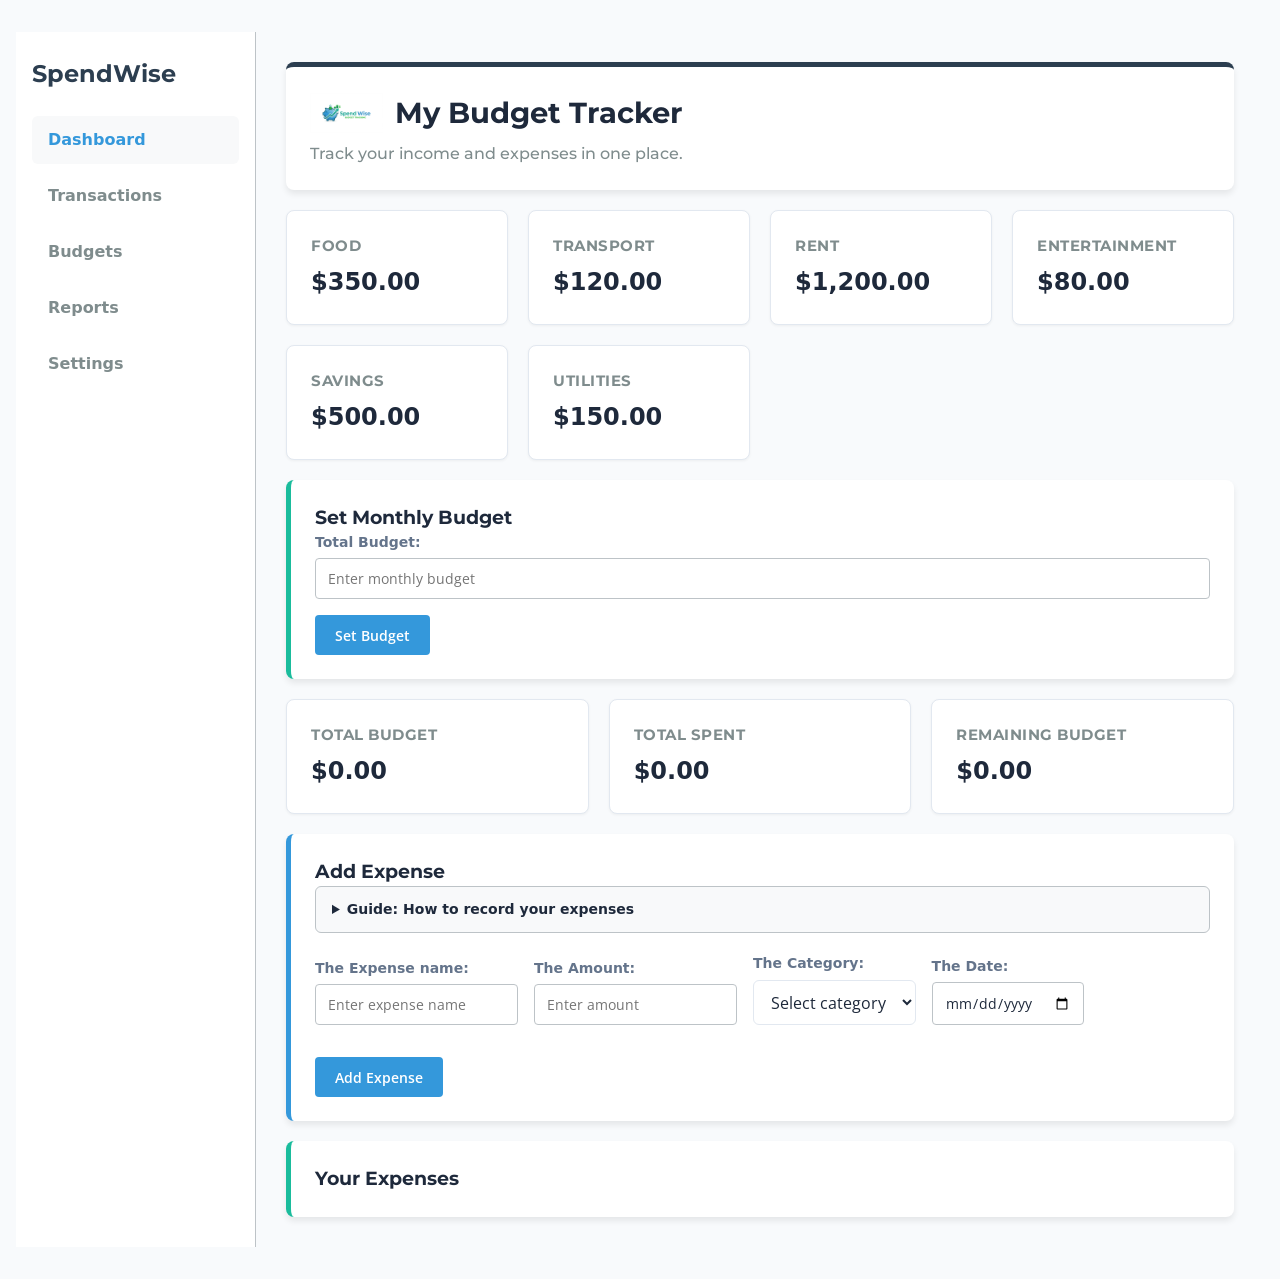
<file: index.html>
<!DOCTYPE html>
<html lang="en">
<head>
    <meta charset="UTF-8">
    <meta name="viewport" content="width=device-width, initial-scale=1.0">
    <title>SpendWise - Dashboard</title>
    <link rel="preconnect" href="https://fonts.googleapis.com">
    <link rel="preconnect" href="https://fonts.gstatic.com" crossorigin>
    <link href="https://fonts.googleapis.com/css2?family=Montserrat:wght@500;600;700&family=Open+Sans:wght@400;500;600&display=swap" rel="stylesheet">
    <link rel="stylesheet" href="styles.css">
</head>
<body>
    <div class="dashboard-container">
        <aside class="sidebar">
            <div class="sidebar-header">
                <h2>SpendWise</h2>
            </div>
            <nav class="sidebar-nav">
                <a href="#" class="nav-item active">Dashboard</a>
                <a href="#" class="nav-item">Transactions</a>
                <a href="#" class="nav-item">Budgets</a>
                <a href="#" class="nav-item">Reports</a>
                <a href="#" class="nav-item">Settings</a>
            </nav>
        </aside>

        <main class="main-content">
            <header class="header-card">
                <div class="header-title">
                    <img src="SpendWise-Logo.jpeg" alt="SpendWise Logo" width="40" class="logo-img">
                    <h1>My Budget Tracker</h1>
                </div>
                <h2>Track your income and expenses in one place.</h2>
            </header>

            <section class="dashboard-cards" aria-label="Expense categories">
                <div class="card" tabindex="0">
                    <h3>Food</h3>
                    <p class="amount">$350.00</p>
                </div>
                <div class="card" tabindex="0">
                    <h3>Transport</h3>
                    <p class="amount">$120.00</p>
                </div>
                <div class="card" tabindex="0">
                    <h3>Rent</h3>
                    <p class="amount">$1,200.00</p>
                </div>
                <div class="card" tabindex="0">
                    <h3>Entertainment</h3>
                    <p class="amount">$80.00</p>
                </div>
                <div class="card" tabindex="0">
                    <h3>Savings</h3>
                    <p class="amount">$500.00</p>
                </div>
                <div class="card" tabindex="0">
                    <h3>Utilities</h3>
                    <p class="amount">$150.00</p>
                </div>
            </section>

            <section class="your-expense">
                <h3>Set Monthly Budget</h3>
                <form id="budget-form">
                    <div class="form-group">
                        <label for="monthly-budget-input">Total Budget:</label>
                        <input type="number" id="monthly-budget-input" min="0" step="0.01" placeholder="Enter monthly budget">
                    </div>
                    <button type="submit">Set Budget</button>
                </form>
            </section>

            <section class="dashboard-cards" aria-label="Budget summary">
                <div class="card">
                    <h3>Total Budget</h3>
                    <p class="amount" id="total-budget-display">$0.00</p>
                </div>
                <div class="card">
                    <h3>Total Spent</h3>
                    <p class="amount" id="total-spent-display">$0.00</p>
                </div>
                <div class="card">
                    <h3>Remaining Budget</h3>
                    <p class="amount" id="remaining-budget-display">$0.00</p>
                </div>
            </section>
            <div id="budget-status-alert" class="alert-banner hidden" role="status"></div>

            <section class="add-expense">
                <h3>Add Expense</h3>
                <details class="expense-guide">
                    <summary>Guide: How to record your expenses</summary>
                    <ol>
                        <li>Enter a brief description in the <strong>Expense name</strong> field.</li>
                        <li>Input the numerical value in the <strong>Amount</strong> field.</li>
                        <li>Select the best matching <strong>Category</strong> from the dropdown.</li>
                        <li>Choose the specific transaction <strong>Date</strong>.</li>
                        <li>Click <strong>Add Expense</strong> to record it to your tracker.</li>
                    </ol>
                </details>

                <form id="expense-form">
                    <div class="form-group">
                        <label for="expense-name">The Expense name:</label>
                        <input type="text" id="expense-name" placeholder="Enter expense name" required>
                    </div>
                    <div class="form-group">
                        <label for="expense-amount">The Amount:</label>
                        <input type="number" id="expense-amount" min="0.01" step="0.01" placeholder="Enter amount" required>
                    </div>
                    <div class="form-group">
                        <label for="expense-category">The Category:</label>
                        <select id="expense-category" required>
                            <option value="" disabled selected>Select category</option>
                            <option value="Food">Food</option>
                            <option value="Transport">Transport</option>
                            <option value="Rent">Rent</option>
                            <option value="Entertainment">Entertainment</option>
                            <option value="Utilities">Utilities</option>
                            <option value="Other">Other</option>
                        </select>
                    </div>
                    <div class="form-group">
                        <label for="expense-date">The Date:</label>
                        <input type="date" id="expense-date">
                    </div>
                    <button type="submit">Add Expense</button>
                </form>
            </section>

            <section class="your-expense">
                <h3>Your Expenses</h3>
                <ul id="expense-list" class="expense-list"></ul>
            </section>
        </main>
    </div>
    <script src="script.js"></script>
</body>
</html>
</file>
<file: styles.css>
/* ==========================================================================
   1. CSS CUSTOM PROPERTIES (THEMING)
   ========================================================================== */
:root {
    /* Brand & Core Palette */
    --brand-color: #2c3e50;
    --accent-color: #3498db;
    --secondary-accent: #1abc9c;
    --highlight-color: #9b59b6;

    /* Backgrounds & Surfaces */
    --bg-color: #f4f7f6;
    --surface-color: #ffffff;
    --surface-subtle: #f8f9fa;
    --border-color: #bdc3c7;
    --border-light: #e1e8ed;

    /* Typography Colors */
    --text-primary: #2c3e50;
    --text-secondary: #7f8c8d;
    --text-muted: #555555;
    --text-inverse: #ffffff;

    /* Shadows & Elevation */
    --card-shadow: 0 4px 6px rgba(0, 0, 0, 0.08);
    --card-shadow-hover: 0 10px 20px rgba(0, 0, 0, 0.15);

    /* Fonts */
    --font-heading: 'Montserrat', sans-serif;
    --font-body: 'Open Sans', sans-serif;
}

/* Stretch Goal: Dark Theme Override */
@media (prefers-color-scheme: dark) {
    :root {
        --brand-color: #3b82f6;
        --accent-color: #60a5fa;
        --secondary-accent: #2dd4bf;
        --highlight-color: #c084fc;

        --bg-color: #0f172a;
        --surface-color: #1e293b;
        --surface-subtle: #334155;
        --border-color: #334155;
        --border-light: #1e293b;

        --text-primary: #f8fafc;
        --text-secondary: #94a3b8;
        --text-muted: #cbd5e1;
        --text-inverse: #0f172a;

        --card-shadow: 0 4px 6px rgba(0, 0, 0, 0.3);
        --card-shadow-hover: 0 10px 20px rgba(0, 0, 0, 0.5);
    }
}

/* ==========================================================================
   2. GLOBAL RESETS & BASE STYLES
   ========================================================================== */
* {
    box-sizing: border-box;
}

body {
    font-family: var(--font-body);
    background-color: var(--bg-color);
    color: var(--text-primary);
    margin: 0;
    padding: 0;
    line-height: 1.5;
    transition: background-color 0.3s ease, color 0.3s ease;
}

h1, h2, h3 {
    font-family: var(--font-heading);
}

label {
    font-weight: 500;
    color: var(--text-primary);
}

input, select, button {
    font-family: var(--font-body);
}

/* ==========================================================================
   3. MAIN LAYOUT (CSS GRID)
   ========================================================================== */
.dashboard-container {
    display: grid;
    grid-template-columns: 240px 1fr;
    min-height: 100vh;
}

/* ==========================================================================
   4. SIDEBAR NAVIGATION (FLEXBOX)
   ========================================================================== */
.sidebar {
    background-color: var(--surface-color);
    border-right: 1px solid var(--border-color);
    padding: 24px 16px;
    display: flex;
    flex-direction: column;
    gap: 24px;
}

.sidebar-header {
    display: flex;
    align-items: center;
}

.sidebar-header h2 {
    color: var(--brand-color);
    margin: 0;
    font-size: 1.5rem;
    text-align: left;
}

.sidebar-nav {
    display: flex;
    flex-direction: column;
    gap: 8px;
}

.nav-item {
    padding: 12px 16px;
    text-decoration: none;
    color: var(--text-secondary);
    font-weight: 600;
    border-radius: 6px;
    transition: background-color 0.2s ease, color 0.2s ease;
}

.nav-item:hover, 
.nav-item:focus,
.nav-item.active {
    background-color: var(--surface-subtle);
    color: var(--accent-color);
    outline: none;
}

/* ==========================================================================
   5. MAIN CONTENT AREA & HEADER (FLEXBOX)
   ========================================================================== */
.main-content {
    padding: 30px;
    display: flex;
    flex-direction: column;
    gap: 20px;
}

/* Header Card */
.header-card {
    background-color: var(--surface-color);
    padding: 24px;
    border-radius: 8px;
    box-shadow: var(--card-shadow);
    border-top: 5px solid var(--brand-color);
    display: flex;
    flex-direction: column;
    gap: 8px;
}

.header-title {
    display: flex;
    align-items: center;
    gap: 12px;
}

.header-title h1 {
    color: var(--text-primary);
    margin: 0;
    text-align: left;
    font-size: 1.8rem;
}

.logo-img {
    height: 40px;
    width: auto;
    object-fit: contain;
}

.header-card h2 {
    color: var(--text-secondary);
    text-align: left;
    font-size: 1rem;
    font-weight: 500;
    margin: 0;
}

/* ==========================================================================
   6. CATEGORY CARDS (GRID + FLEXBOX + MICRO-INTERACTIONS)
   ========================================================================== */
.dashboard-cards {
    display: grid;
    grid-template-columns: repeat(auto-fit, minmax(180px, 1fr));
    gap: 20px;
}

.card {
    background-color: var(--surface-color);
    padding: 20px;
    border-radius: 8px;
    border: 1px solid var(--border-color);
    box-shadow: var(--card-shadow);
    display: flex;
    flex-direction: column;
    justify-content: center;
    align-items: flex-start;
    gap: 6px;
    cursor: pointer;
    
    /* Requirement 5: Animation <= 250ms */
    transition: transform 200ms ease, box-shadow 200ms ease, border-color 200ms ease;
}

.card h3 {
    margin: 0;
    font-size: 0.95rem;
    color: var(--text-secondary);
    text-transform: uppercase;
    letter-spacing: 0.5px;
}

.card .amount {
    margin: 0;
    font-size: 1.5rem;
    font-weight: 700;
    color: var(--text-primary);
}

/* Requirement 5: Hover & Focus Micro-interactions */
.card:hover,
.card:focus {
    transform: translateY(-4px);
    box-shadow: var(--card-shadow-hover);
    border-color: var(--accent-color);
    outline: 2px solid var(--accent-color);
    outline-offset: 2px;
}

/* ==========================================================================
   7. ADD EXPENSE SECTION (FLEXBOX)
   ========================================================================== */
.add-expense {
    background-color: var(--surface-color);
    padding: 24px;
    border-radius: 8px;
    box-shadow: var(--card-shadow);
    border-left: 5px solid var(--accent-color);
}

.add-expense h3 {
    margin-top: 0;
    color: var(--text-primary);
}

.expense-guide {
    background-color: var(--surface-subtle);
    padding: 12px 16px;
    border-radius: 6px;
    border: 1px solid var(--border-color);
    font-size: 14px;
    margin-bottom: 20px;
}

.expense-guide summary {
    font-weight: 600;
    cursor: pointer;
    color: var(--text-primary);
}

.expense-guide ol {
    margin-top: 10px;
    margin-bottom: 0;
    padding-left: 20px;
    color: var(--text-muted);
}

/* Form Layout (Flexbox) */
.add-expense > form {
    display: flex;
    flex-wrap: wrap;
    align-items: flex-end;
    gap: 16px;
}

.form-group {
    display: flex;
    flex-direction: column;
    gap: 6px;
}

input:not([type="submit"]), select {
    padding: 10px 12px;
    border: 1px solid var(--border-color);
    border-radius: 4px;
    font-size: 14px;
    background-color: var(--surface-color);
    color: var(--text-primary);
    transition: border-color 0.2s ease, box-shadow 0.2s ease;
}

input:focus, select:focus {
    border-color: var(--accent-color);
    box-shadow: 0 0 0 3px rgba(52, 152, 219, 0.25);
    outline: none;
}

button {
    padding: 10px 20px;
    background-color: var(--accent-color);
    color: #ffffff;
    border: none;
    border-radius: 4px;
    font-size: 14px;
    font-weight: 600;
    cursor: pointer;
    height: 40px;
    transition: background-color 0.2s ease, opacity 0.2s ease;
}

button:hover {
    opacity: 0.9;
}

button:focus {
    outline: 2px solid var(--accent-color);
    outline-offset: 2px;
}

/* ==========================================================================
   8. EXPENSES TABLE SECTION
   ========================================================================== */
.your-expense {
    background-color: var(--surface-color);
    padding: 24px;
    border-radius: 8px;
    box-shadow: var(--card-shadow);
    border-left: 5px solid var(--secondary-accent);
}

.your-expense h3 {
    margin-top: 0;
    color: var(--text-primary);
}

.table-responsive {
    overflow-x: auto;
}

table {
    width: 100%;
    border-collapse: collapse;
    margin-top: 15px;
    background-color: var(--surface-color);
}

th, td {
    padding: 12px 15px;
    text-align: left;
    border: 1px solid var(--border-color);
    color: var(--text-primary);
}

th {
    background-color: var(--secondary-accent);
    color: #ffffff;
    font-weight: 600;
}

tr:nth-child(even) {
    background-color: var(--surface-subtle);
}

tbody tr:hover {
    background-color: var(--border-light);
    transition: background-color 0.2s ease;
}

/* ==========================================================================
   9. VIDEO SECTION
   ========================================================================== */
.video-section {
    background-color: var(--surface-color);
    padding: 24px;
    border-radius: 8px;
    box-shadow: var(--card-shadow);
    border-left: 5px solid var(--highlight-color);
    text-align: center;
}

.video-section h3 {
    margin-top: 0;
    color: var(--text-primary);
}

iframe {
    max-width: 100%;
    border-radius: 6px;
    margin-top: 10px;
}

/* ==========================================================================
   10. RESPONSIVE DESIGN (MEDIA QUERIES)
   ========================================================================== */
/* Requirement 4: Collapse layout below 768px */
@media (max-width: 768px) {
    .dashboard-container {
        grid-template-columns: 1fr;
    }

    .sidebar {
        border-right: none;
        border-bottom: 1px solid var(--border-color);
        padding: 16px 20px;
    }

    .sidebar-nav {
        flex-direction: row;
        flex-wrap: wrap;
        gap: 8px;
    }

    .nav-item {
        padding: 8px 12px;
        font-size: 0.9rem;
    }

    .main-content {
        padding: 16px;
    }

    .add-expense > form {
        flex-direction: column;
        align-items: stretch;
    }

    .form-group {
        width: 100%;
    }

    input:not([type="submit"]), select, button {
        width: 100%;
    }
}
:root {
  --primary: #2563eb;
  --secondary: #059669;
  --danger: #dc2626;
  --warning: #d97706;
  --bg-color: #f8fafc;
  --card-bg: #ffffff;
  --text-primary: #1e293b;
  --text-muted: #64748b;
  --border: #e2e8f0;
}

* {
  box-sizing: border-box;
  margin: 0;
  padding: 0;
  font-family: system-ui, -apple-system, BlinkMacSystemFont, 'Segoe UI', Roboto, sans-serif;
}

body {
  background-color: var(--bg-color);
  color: var(--text-primary);
  padding: 2rem 1rem;
}

.app-container {
  max-width: 800px;
  margin: 0 auto;
  display: flex;
  flex-direction: column;
  gap: 1.5rem;
}

.app-header {
  text-align: center;
}

.app-header h1 {
  font-size: 2.25rem;
  color: var(--primary);
}

.card {
  background: var(--card-bg);
  border-radius: 8px;
  padding: 1.5rem;
  border: 1px solid var(--border);
  box-shadow: 0 1px 3px rgba(0, 0, 0, 0.05);
}

.card h2 {
  margin-bottom: 1rem;
  font-size: 1.25rem;
}

.form-row {
  display: grid;
  grid-template-columns: 2fr 1fr 1fr;
  gap: 1rem;
}

@media (max-width: 600px) {
  .form-row {
    grid-template-columns: 1fr;
  }
}

.form-group {
  display: flex;
  flex-direction: column;
  gap: 0.35rem;
  margin-bottom: 1rem;
}

label {
  font-size: 0.875rem;
  font-weight: 600;
  color: var(--text-muted);
}

input, select {
  padding: 0.6rem 0.8rem;
  border: 1px solid var(--border);
  border-radius: 6px;
  font-size: 1rem;
}

input:focus, select:focus {
  outline: 2px solid var(--primary);
  border-color: transparent;
}

.btn {
  padding: 0.6rem 1.25rem;
  border: none;
  border-radius: 6px;
  font-size: 1rem;
  font-weight: 600;
  cursor: pointer;
  transition: opacity 0.2s;
}

.btn:hover {
  opacity: 0.9;
}

.btn-primary {
  background-color: var(--primary);
  color: white;
}

.btn-secondary {
  background-color: var(--secondary);
  color: white;
}

.btn-danger {
  background-color: var(--danger);
  color: white;
  padding: 0.3rem 0.6rem;
  font-size: 0.85rem;
}

.dashboard-grid {
  display: grid;
  grid-template-columns: repeat(3, 1fr);
  gap: 1rem;
}

.stat-card {
  background: var(--card-bg);
  padding: 1.25rem;
  border-radius: 8px;
  border: 1px solid var(--border);
  text-align: center;
}

.stat-card h3 {
  font-size: 0.875rem;
  color: var(--text-muted);
  margin-bottom: 0.5rem;
}

.stat-card p {
  font-size: 1.5rem;
  font-weight: 700;
}

.alert-banner {
  padding: 1rem;
  border-radius: 6px;
  font-weight: 600;
  text-align: center;
}

.alert-banner.success {
  background-color: #d1fae5;
  color: #065f46;
}

.alert-banner.warning {
  background-color: #fef3c7;
  color: #92400e;
}

.alert-banner.danger {
  background-color: #fee2e2;
  color: #991b1b;
}

.hidden {
  display: none;
}

.expense-list {
  list-style: none;
}

.expense-item {
  display: flex;
  justify-content: space-between;
  align-items: center;
  padding: 0.8rem 0;
  border-bottom: 1px solid var(--border);
}

.expense-item:last-child {
  border-bottom: none;
}

.expense-info strong {
  display: block;
}

.expense-info span {
  font-size: 0.85rem;
  color: var(--text-muted);
}
</file>
